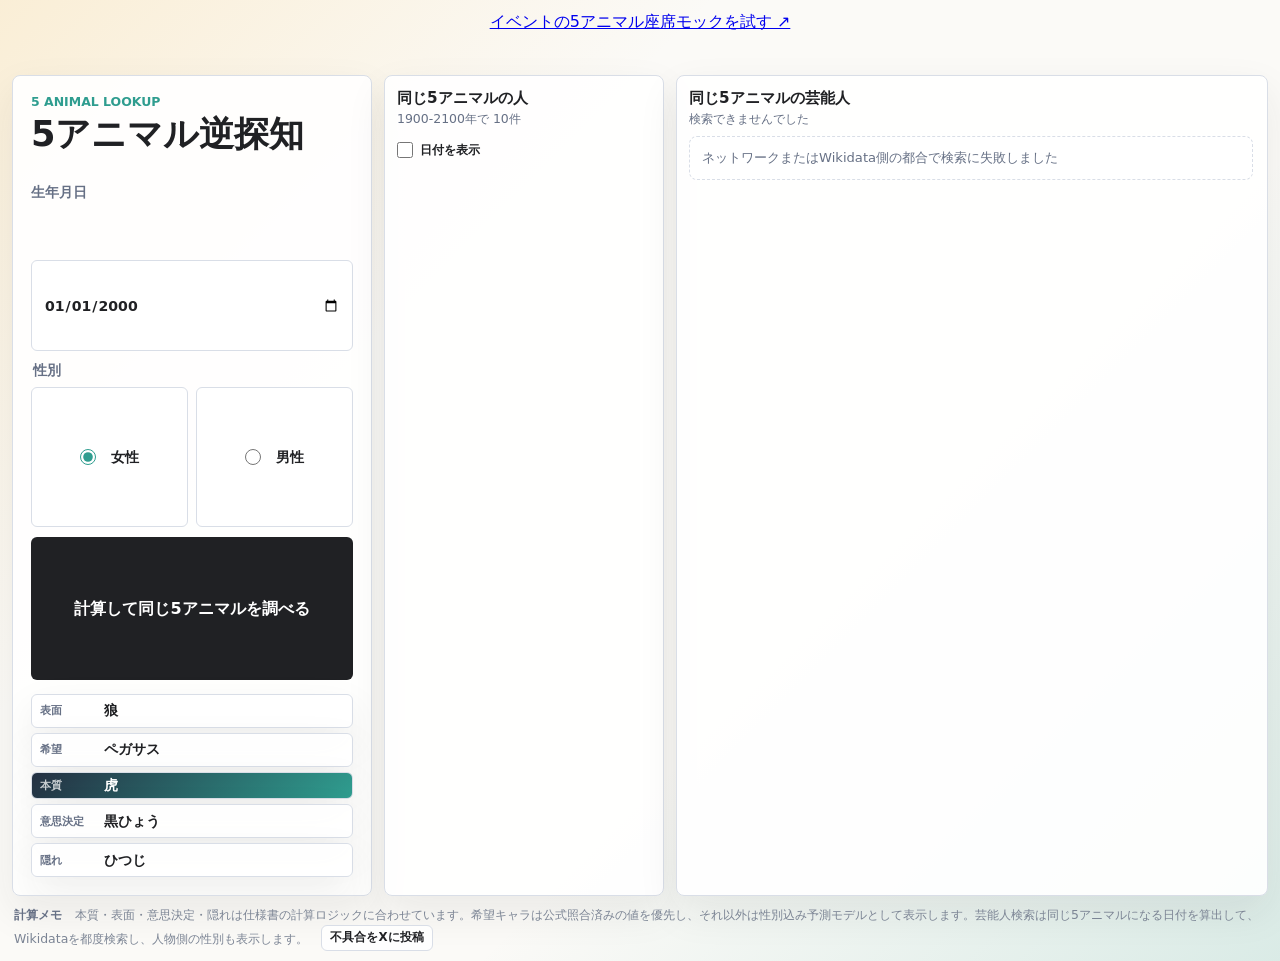
<file: index.html>
<!doctype html>
<html lang="ja">
  <head>
    <meta charset="utf-8">
    <meta name="viewport" content="width=device-width, initial-scale=1">
    <title>5アニマル逆探知</title>
    <link rel="stylesheet" href="styles.css?v=20260524-15">
  </head>
  <body>
    <p style="text-align:center;padding:12px"><a href="event.html">イベントの5アニマル座席モックを試す ↗</a></p>
    <main class="app-shell">
      <section class="workspace" aria-label="5アニマルズ計算機">
        <div class="panel input-panel">
          <div class="title-block">
            <p class="eyebrow">5 ANIMAL LOOKUP</p>
            <h1>5アニマル逆探知</h1>
          </div>

          <form id="birth-form" class="birth-form">
            <label>
              <span>生年月日</span>
              <input id="birth-date" type="date" min="1900-01-01" max="2100-12-31" required>
            </label>

            <fieldset class="gender-field">
              <legend>性別</legend>
              <label>
                <input type="radio" name="gender" value="female" checked>
                <span>女性</span>
              </label>
              <label>
                <input type="radio" name="gender" value="male">
                <span>男性</span>
              </label>
            </fieldset>

            <input id="match-start-year" type="hidden" value="1900">
            <input id="match-end-year" type="hidden" value="2100">
            <button type="submit">計算して同じ5アニマルを調べる</button>
          </form>

          <section class="results" aria-live="polite">
            <article class="result-card surface-card">
              <span>表面</span>
              <strong id="surface-animal">-</strong>
              <p id="surface-detail">-</p>
            </article>
            <article class="result-card hope-card">
              <span>希望</span>
              <strong id="hope-animal">-</strong>
              <p id="hope-detail">-</p>
            </article>
            <article class="result-card essence essence-card">
              <span>本質</span>
              <strong id="essence-animal">-</strong>
              <p id="essence-detail">生年月日を入力してください</p>
            </article>
            <article class="result-card decision-card">
              <span>意思決定</span>
              <strong id="decision-animal">-</strong>
              <p id="decision-detail">-</p>
            </article>
            <article class="result-card hidden-card">
              <span>隠れ</span>
              <strong id="hidden-animal">-</strong>
              <p id="hidden-detail">-</p>
            </article>
          </section>
        </div>

        <section class="matches discovery-block">
          <div class="matches-header">
            <h2>同じ5アニマルの人</h2>
            <p id="match-summary">計算後に検索できます</p>
            <label class="match-toggle">
              <input id="show-match-dates" type="checkbox">
              <span>日付を表示</span>
            </label>
          </div>
          <div id="match-list" class="match-list" aria-live="polite" hidden></div>
        </section>

        <section class="celebrities discovery-block">
          <div class="matches-header">
            <h2>同じ5アニマルの芸能人</h2>
            <p id="celebrity-summary">Wikidataを都度検索します</p>
            <a id="celebrity-share-link" class="tweet-link summary-share" href="#" target="_blank" rel="noopener" hidden>結果をXに投稿</a>
          </div>
          <div id="celebrity-list" class="celebrity-list" aria-live="polite"></div>
        </section>
      </section>

      <section class="notes">
        <h2>計算メモ</h2>
        <p>本質・表面・意思決定・隠れは仕様書の計算ロジックに合わせています。希望キャラは公式照合済みの値を優先し、それ以外は性別込み予測モデルとして表示します。芸能人検索は同じ5アニマルになる日付を算出して、Wikidataを都度検索し、人物側の性別も表示します。</p>
        <a id="bug-report-link" class="bug-link" href="https://twitter.com/intent/tweet?text=%E4%B8%8D%E5%85%B7%E5%90%88%E3%82%92%E8%A6%8B%E3%81%A4%E3%81%91%E3%81%BE%E3%81%97%E3%81%9F%20%235animallookup" target="_blank" rel="noopener">不具合をXに投稿</a>
      </section>
    </main>

    <script src="app.js?v=20260524-15"></script>
  </body>
</html>
</file>
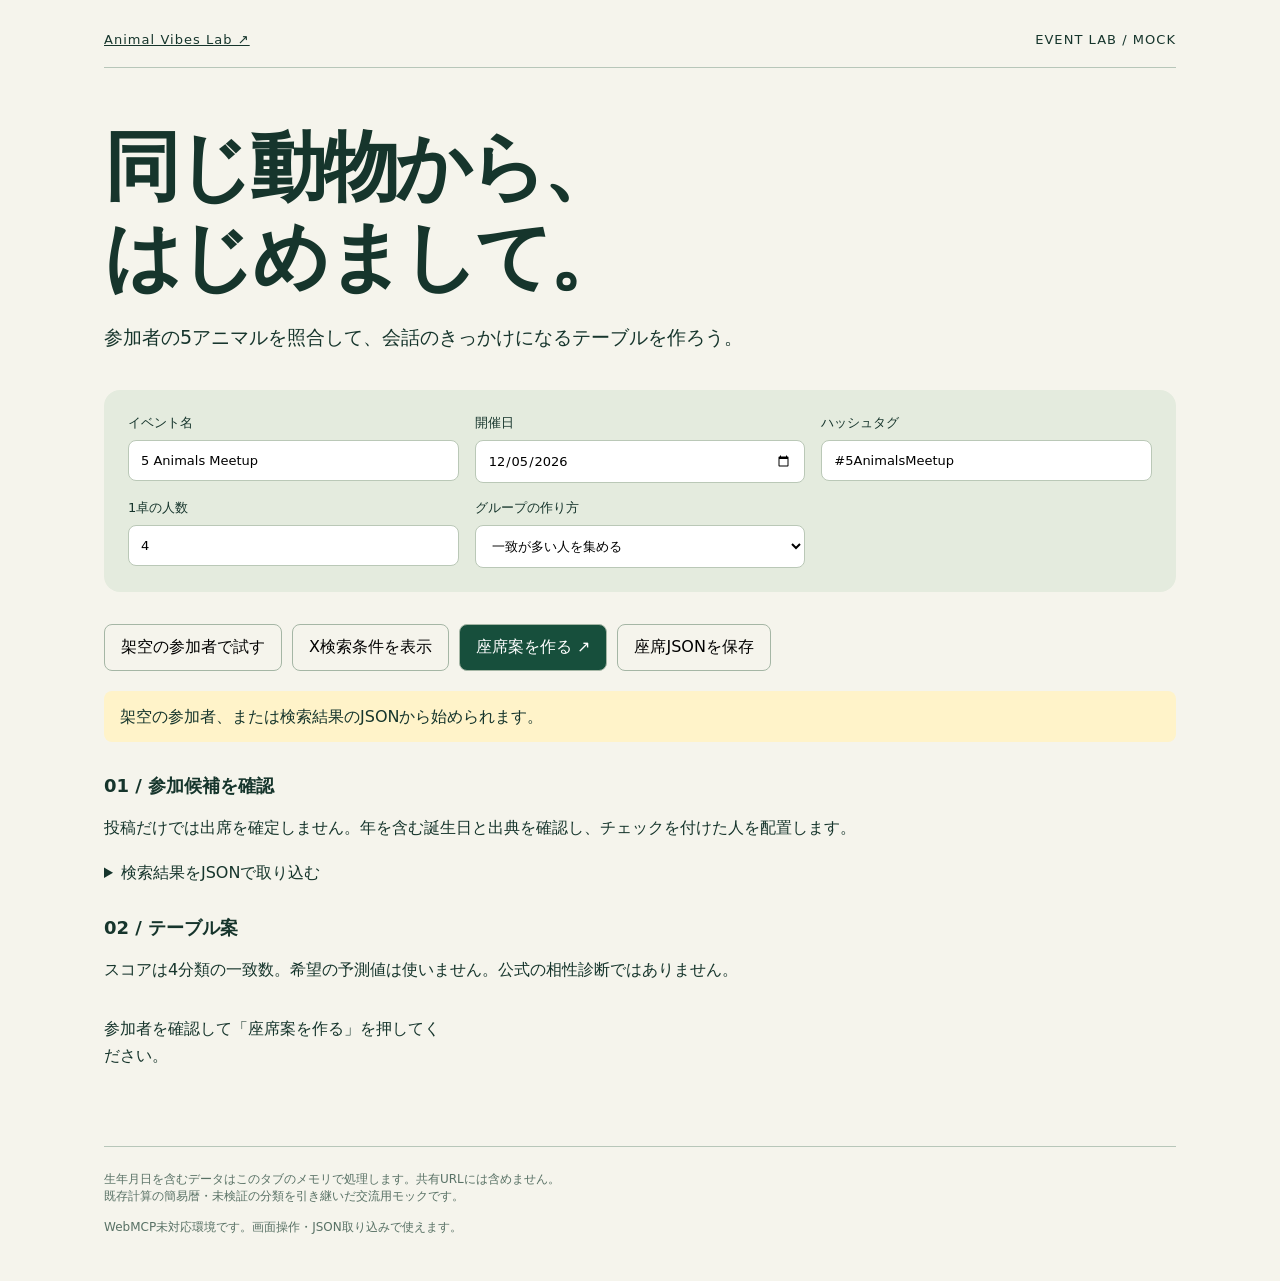
<file: event.html>
<!doctype html><html lang="ja"><meta charset="utf-8"><meta name="viewport" content="width=device-width,initial-scale=1"><title>Animal Vibes · Event Tables</title><link rel="stylesheet" href="event.css"><body><main><header><a href="index.html">Animal Vibes Lab ↗</a><span>EVENT LAB / MOCK</span></header><h1>同じ動物から、<br>はじめまして。</h1><p class="lead">参加者の5アニマルを照合して、会話のきっかけになるテーブルを作ろう。</p><section class="controls"><label>イベント名<input id="title" value="5 Animals Meetup"></label><label>開催日<input id="date" type="date"></label><label>ハッシュタグ<input id="tag" value="#5AnimalsMeetup"></label><label>1卓の人数<input id="capacity" type="number" min="2" max="12" value="4"></label><label>グループの作り方<select id="mode"><option value="similar">一致が多い人を集める</option><option value="mix">異なる動物を混ぜる</option></select></label></section><div class="toolbar"><button id="demo">架空の参加者で試す</button><button id="query">X検索条件を表示</button><button id="arrange" class="primary">座席案を作る ↗</button><button id="export">座席JSONを保存</button></div><p id="status" role="status" aria-live="polite">架空の参加者、または検索結果のJSONから始められます。</p><section><h2>01 / 参加候補を確認</h2><p>投稿だけでは出席を確定しません。年を含む誕生日と出典を確認し、チェックを付けた人を配置します。</p><div id="people"></div><details><summary>検索結果をJSONで取り込む</summary><p>配列形式：handle, name, birthDate（YYYY-MM-DD）, birthSource, attendanceSource。confirmed は出席確認済みの場合のみ true。</p><textarea id="input" rows="6" aria-label="参加者JSON" placeholder='[{"handle":"sample","name":"サンプル","birthDate":"1990-01-01","birthSource":"https://x.com/sample/status/123","attendanceSource":"https://x.com/sample/status/456","confirmed":false}]'></textarea><button id="import">取り込む（現在の候補を置換）</button></details></section><section><h2>02 / テーブル案</h2><p>スコアは4分類の一致数。希望の予測値は使いません。公式の相性診断ではありません。</p><div id="tables" class="tables"><p>参加者を確認して「座席案を作る」を押してください。</p></div></section><footer>生年月日を含むデータはこのタブのメモリで処理します。共有URLには含めません。<br>既存計算の簡易暦・未検証の分類を引き継いだ交流用モックです。<p id="agent">AIツールの接続を確認中</p></footer></main><script type="module" src="event.js"></script></body></html>
</file>
<file: styles.css>
:root {
  color-scheme: light;
  --ink: #202124;
  --muted: #667085;
  --line: #d9dee7;
  --paper: #fbfaf7;
  --panel: #ffffff;
  --amber: #f5b841;
  --teal: #2f9d8f;
  --coral: #d95f43;
  --indigo: #4b5fbf;
  --leaf: #5d8f42;
}

* {
  box-sizing: border-box;
}

body {
  margin: 0;
  min-height: 100vh;
  overflow: hidden;
  font-family: "Segoe UI", system-ui, -apple-system, BlinkMacSystemFont, sans-serif;
  color: var(--ink);
  background:
    linear-gradient(135deg, rgba(245, 184, 65, 0.18), transparent 32%),
    linear-gradient(315deg, rgba(47, 157, 143, 0.16), transparent 36%),
    var(--paper);
}

.app-shell {
  width: min(1280px, calc(100% - 24px));
  height: 100vh;
  margin: 0 auto;
  padding: 14px 0 10px;
  display: grid;
  grid-template-rows: minmax(0, 1fr) auto;
  gap: 8px;
}

.workspace {
  display: grid;
  grid-template-columns: 360px 280px minmax(360px, 1fr);
  gap: 12px;
  min-height: 0;
  min-width: 0;
  align-items: stretch;
}

.panel,
.result-card,
.notes {
  border: 1px solid var(--line);
  background: rgba(255, 255, 255, 0.92);
  box-shadow: 0 16px 40px rgba(32, 33, 36, 0.08);
}

.panel {
  padding: 18px;
  border-radius: 8px;
  min-height: 0;
  overflow: hidden;
  display: grid;
  grid-template-rows: auto minmax(0, 1fr);
  gap: 14px;
}

.title-block {
  margin-bottom: 16px;
}

.eyebrow {
  margin: 0 0 6px;
  color: var(--teal);
  font-size: 0.78rem;
  font-weight: 700;
  letter-spacing: 0;
  text-transform: uppercase;
}

h1,
h2,
p {
  margin-top: 0;
}

h1 {
  margin-bottom: 0;
  font-size: clamp(1.45rem, 3.2vw, 2.2rem);
  line-height: 1.08;
  letter-spacing: 0;
}

.birth-form {
  display: grid;
  gap: 10px;
}

label {
  display: grid;
  gap: 7px;
  color: var(--muted);
  font-size: 0.88rem;
  font-weight: 700;
}

input[type="date"],
input[type="number"] {
  width: 100%;
  min-height: 40px;
  border: 1px solid var(--line);
  border-radius: 6px;
  padding: 0 12px;
  color: var(--ink);
  background: #fff;
  font: inherit;
}

.gender-field {
  display: grid;
  grid-template-columns: repeat(2, minmax(0, 1fr));
  gap: 8px;
  margin: 0;
  padding: 0;
  border: 0;
}

.gender-field legend {
  grid-column: 1 / -1;
  margin-bottom: 7px;
  color: var(--muted);
  font-size: 0.88rem;
  font-weight: 700;
}

.gender-field label {
  display: flex;
  min-height: 38px;
  align-items: center;
  justify-content: center;
  border: 1px solid var(--line);
  border-radius: 6px;
  background: #fff;
  color: var(--ink);
  cursor: pointer;
}

.gender-field input {
  width: 16px;
  height: 16px;
  margin: 0 8px 0 0;
  accent-color: var(--teal);
}

button {
  min-height: 40px;
  border: 0;
  border-radius: 6px;
  padding: 8px 16px;
  color: #fff;
  background: var(--ink);
  font: inherit;
  font-weight: 700;
  line-height: 1.25;
  white-space: normal;
  cursor: pointer;
}

button:hover {
  filter: brightness(1.08);
}

.results {
  display: grid;
  grid-template-columns: 1fr;
  gap: 5px;
  min-height: 0;
  min-width: 0;
}

.result-card {
  min-height: 34px;
  border-radius: 6px;
  padding: 5px 8px;
  display: grid;
  grid-template-columns: 64px minmax(0, 1fr);
  align-items: center;
  align-content: center;
  overflow: hidden;
}

.surface-card {
  grid-column: auto;
  grid-row: auto;
}

.hope-card {
  grid-column: auto;
  grid-row: auto;
}

.essence-card {
  grid-column: auto;
  grid-row: auto;
}

.decision-card {
  grid-column: auto;
  grid-row: auto;
}

.hidden-card {
  grid-column: auto;
  grid-row: auto;
}

.result-card.essence {
  min-height: 0;
  color: #fff;
  background: linear-gradient(135deg, #243042, #2f9d8f);
}

.result-card span {
  color: var(--muted);
  font-size: 0.7rem;
  font-weight: 800;
}

.result-card.essence span {
  color: rgba(255, 255, 255, 0.75);
}

.result-card strong {
  display: block;
  margin: 0;
  font-size: 0.9rem;
  line-height: 1.08;
  letter-spacing: 0;
  overflow-wrap: anywhere;
}

.result-card p {
  display: none;
}

.result-card.essence p {
  color: rgba(255, 255, 255, 0.82);
}

.discovery-block {
  min-height: 0;
  min-width: 0;
  border: 1px solid var(--line);
  border-radius: 8px;
  padding: 12px;
  background: rgba(255, 255, 255, 0.92);
  box-shadow: 0 16px 40px rgba(32, 33, 36, 0.08);
  overflow: hidden;
  display: grid;
  grid-template-rows: auto minmax(0, 1fr);
}

.matches-header {
  display: grid;
  gap: 2px;
  margin-bottom: 8px;
}

.matches-header h2 {
  margin-bottom: 0;
  font-size: 0.95rem;
}

.matches-header p {
  margin-bottom: 0;
  color: var(--muted);
  font-size: 0.78rem;
}

.match-toggle {
  display: inline-flex;
  width: fit-content;
  min-height: 28px;
  align-items: center;
  gap: 7px;
  margin-top: 6px;
  color: var(--ink);
  font-size: 0.78rem;
  font-weight: 700;
  cursor: pointer;
}

.match-toggle input {
  width: 16px;
  height: 16px;
  margin: 0;
  accent-color: var(--teal);
}

.match-list {
  display: grid;
  grid-template-columns: 1fr;
  align-content: start;
  gap: 6px;
  min-height: 0;
  min-width: 0;
  overflow: auto;
  padding-right: 2px;
}

.match-list[hidden] {
  display: none;
}

.match-pill {
  min-height: 34px;
  border: 1px solid var(--line);
  border-radius: 6px;
  padding: 7px 9px;
  background: #fff;
  color: var(--ink);
  font-weight: 700;
  font-size: 0.82rem;
  text-align: left;
}

.match-pill.current {
  border-color: var(--teal);
  background: rgba(47, 157, 143, 0.12);
}

.celebrity-list {
  display: grid;
  grid-template-columns: 1fr;
  align-content: start;
  gap: 8px;
  min-height: 0;
  min-width: 0;
  overflow: auto;
  padding-right: 2px;
}

.celebrity-card {
  min-height: 62px;
  border: 1px solid var(--line);
  border-radius: 8px;
  padding: 8px 10px;
  background: #fff;
  overflow: visible;
  min-width: 0;
}

.celebrity-card strong {
  display: block;
  margin-bottom: 3px;
  font-size: 0.9rem;
  overflow-wrap: anywhere;
}

.celebrity-card span {
  display: block;
  color: var(--muted);
  font-size: 0.74rem;
  line-height: 1.32;
  white-space: normal;
  overflow-wrap: anywhere;
  word-break: keep-all;
}

.celebrity-birth {
  color: #475467;
  font-weight: 700;
}

.celebrity-meta {
  margin-top: 2px;
}

.celebrity-actions {
  display: flex;
  margin-top: 6px;
  gap: 6px;
}

.tweet-link,
.bug-link {
  display: inline-flex;
  min-height: 26px;
  align-items: center;
  justify-content: center;
  border: 1px solid var(--line);
  border-radius: 6px;
  padding: 3px 8px;
  color: var(--ink);
  background: rgba(255, 255, 255, 0.86);
  font-size: 0.74rem;
  font-weight: 800;
  text-decoration: none;
}

.tweet-link:hover,
.bug-link:hover {
  border-color: var(--teal);
  color: var(--teal);
}

.summary-share {
  width: fit-content;
  margin-top: 6px;
}

.summary-share[hidden] {
  display: none;
}

.empty-state {
  border: 1px dashed var(--line);
  border-radius: 8px;
  padding: 12px;
  color: var(--muted);
  background: rgba(255, 255, 255, 0.6);
  font-size: 0.82rem;
}

.notes {
  margin-top: 0;
  padding: 0 2px;
  border: 0;
  background: transparent;
  box-shadow: none;
}

.notes h2 {
  display: inline;
  margin: 0 8px 0 0;
  color: var(--muted);
  font-size: 0.78rem;
  font-weight: 700;
}

.notes p {
  display: inline;
  margin-bottom: 0;
  color: #7b8494;
  font-size: 0.78rem;
  line-height: 1.5;
}

.notes .bug-link {
  margin-left: 8px;
  vertical-align: middle;
}

@media (max-width: 780px) {
  body {
    overflow: auto;
  }

  .app-shell {
    width: min(100% - 16px, 640px);
    height: auto;
    padding: 10px 0 18px;
    display: block;
  }

  .workspace {
    display: grid;
    grid-template-columns: 1fr;
    gap: 10px;
  }

  .panel {
    display: block;
    padding: 14px;
    overflow: visible;
  }

  .title-block {
    margin-bottom: 12px;
  }

  h1 {
    font-size: 1.62rem;
  }

  .results {
    display: grid !important;
    grid-template-columns: 1fr !important;
    grid-template-rows: none !important;
    gap: 5px;
    margin-top: 12px;
  }

  .result-card,
  .result-card.essence {
    display: grid;
    grid-template-columns: 66px minmax(0, 1fr);
    align-items: center;
    align-content: center;
    min-height: 34px;
    padding: 5px 8px;
    color: var(--ink);
    background: rgba(255, 255, 255, 0.94);
  }

  .result-card.essence {
    color: #fff;
    background: linear-gradient(135deg, #243042, #2f9d8f);
  }

  .result-card span {
    font-size: 0.7rem;
  }

  .result-card strong {
    margin: 0;
    font-size: 0.9rem;
  }

  .surface-card,
  .hope-card,
  .essence-card,
  .decision-card,
  .hidden-card {
    grid-column: auto !important;
    grid-row: auto !important;
  }

  .result-card p,
  .result-card.essence p {
    display: none !important;
  }

  .discovery-block {
    display: block;
    padding: 12px;
    overflow: visible;
  }

  .match-list,
  .celebrity-list {
    overflow: visible;
    padding-right: 0;
  }

  .match-pill {
    min-height: 38px;
    font-size: 0.86rem;
  }

  .celebrity-card {
    min-height: 0;
  }

  .matches-header {
    display: block;
  }

  .notes {
    margin-top: 10px;
  }

  .notes h2,
  .notes p {
    display: block;
    font-size: 0.72rem;
  }
}

@media (min-width: 781px) and (max-width: 1180px), (min-width: 781px) and (max-height: 720px) {
  .workspace {
    grid-template-columns: 280px 210px minmax(300px, 1fr);
  }

  .results {
    display: block;
    overflow: auto;
    min-width: 0;
  }

  .result-card,
  .result-card.essence {
    display: grid;
    grid-template-columns: 64px minmax(0, 1fr);
    grid-template-rows: auto;
    column-gap: 10px;
    align-content: center;
    min-height: 34px;
    margin-bottom: 5px;
    padding: 5px 8px;
    background: rgba(255, 255, 255, 0.92);
    color: var(--ink);
  }

  .result-card::before {
    content: none;
  }

  .result-card span,
  .result-card.essence span {
    grid-column: 1;
    grid-row: 1;
    color: var(--muted);
    font-size: 0.7rem;
  }

  .result-card span::before,
  .result-card.essence span::before {
    content: none;
  }

  .result-card strong {
    grid-column: 2;
    grid-row: 1;
    margin: 0;
    font-size: 0.9rem;
  }

  .result-card p,
  .result-card.essence p {
    display: none;
  }

  .surface-card,
  .hope-card,
  .essence-card,
  .decision-card,
  .hidden-card {
    grid-column: auto;
    grid-row: auto;
  }
}
</file>
<file: event.css>
:root{font-family:system-ui,sans-serif;color:#16352c;background:#f5f4ec}*{box-sizing:border-box}body{margin:0}main{max-width:1120px;margin:auto;padding:32px 24px}header{display:flex;justify-content:space-between;border-bottom:1px solid #b7c6b9;padding-bottom:20px;font-size:13px;letter-spacing:.08em}a{color:inherit}h1{font-size:clamp(40px,7vw,76px);line-height:1.18;letter-spacing:-.05em;margin:54px 0 20px}.lead{font-size:19px;margin-bottom:36px}.controls{display:grid;grid-template-columns:repeat(3,1fr);gap:16px;background:#e4ebde;padding:24px;border-radius:16px}label{display:flex;flex-direction:column;gap:8px;font-size:13px}input,select,textarea{font:inherit;padding:12px;border:1px solid #bac8b7;background:#fff;border-radius:8px;max-width:100%}textarea{width:100%}.toolbar{display:flex;gap:10px;flex-wrap:wrap;margin:20px 0}button{font:inherit;border:1px solid #a5b6a5;background:transparent;padding:12px 16px;border-radius:8px;cursor:pointer}.primary{background:#174f3c;color:white}button:hover{background:#cee0c8}.primary:hover{background:#27694d}section{margin:32px 0}h2{font-size:18px}p{line-height:1.7}#status{background:#fff3c9;padding:12px 16px;border-radius:8px;white-space:pre-wrap}.person{display:grid;grid-template-columns:28px 1fr 2fr;gap:14px;padding:16px;border-bottom:1px solid #cad3c4;align-items:center}.person input{width:20px;height:20px}.person small{display:block;color:#587165;font-size:12px}.chips{display:flex;gap:6px;flex-wrap:wrap}.chip{background:#e0e8d8;padding:5px 8px;border-radius:6px;font-size:12px}.tables{display:grid;grid-template-columns:repeat(3,1fr);gap:16px}.table{border:1px solid #aabda5;background:white;border-radius:16px;padding:20px}.table h3{margin-top:0}.seat{border-top:1px solid #e3e9df;padding:12px 0}.seat small{display:block;color:#587165}details{margin-top:22px}summary{cursor:pointer}footer{margin-top:60px;border-top:1px solid #b7c6b9;padding-top:24px;color:#587165;font-size:12px}@media(max-width:700px){.controls,.tables{grid-template-columns:1fr}.person{grid-template-columns:28px 1fr}.chips{grid-column:2}main{padding:24px 16px}}
</file>
